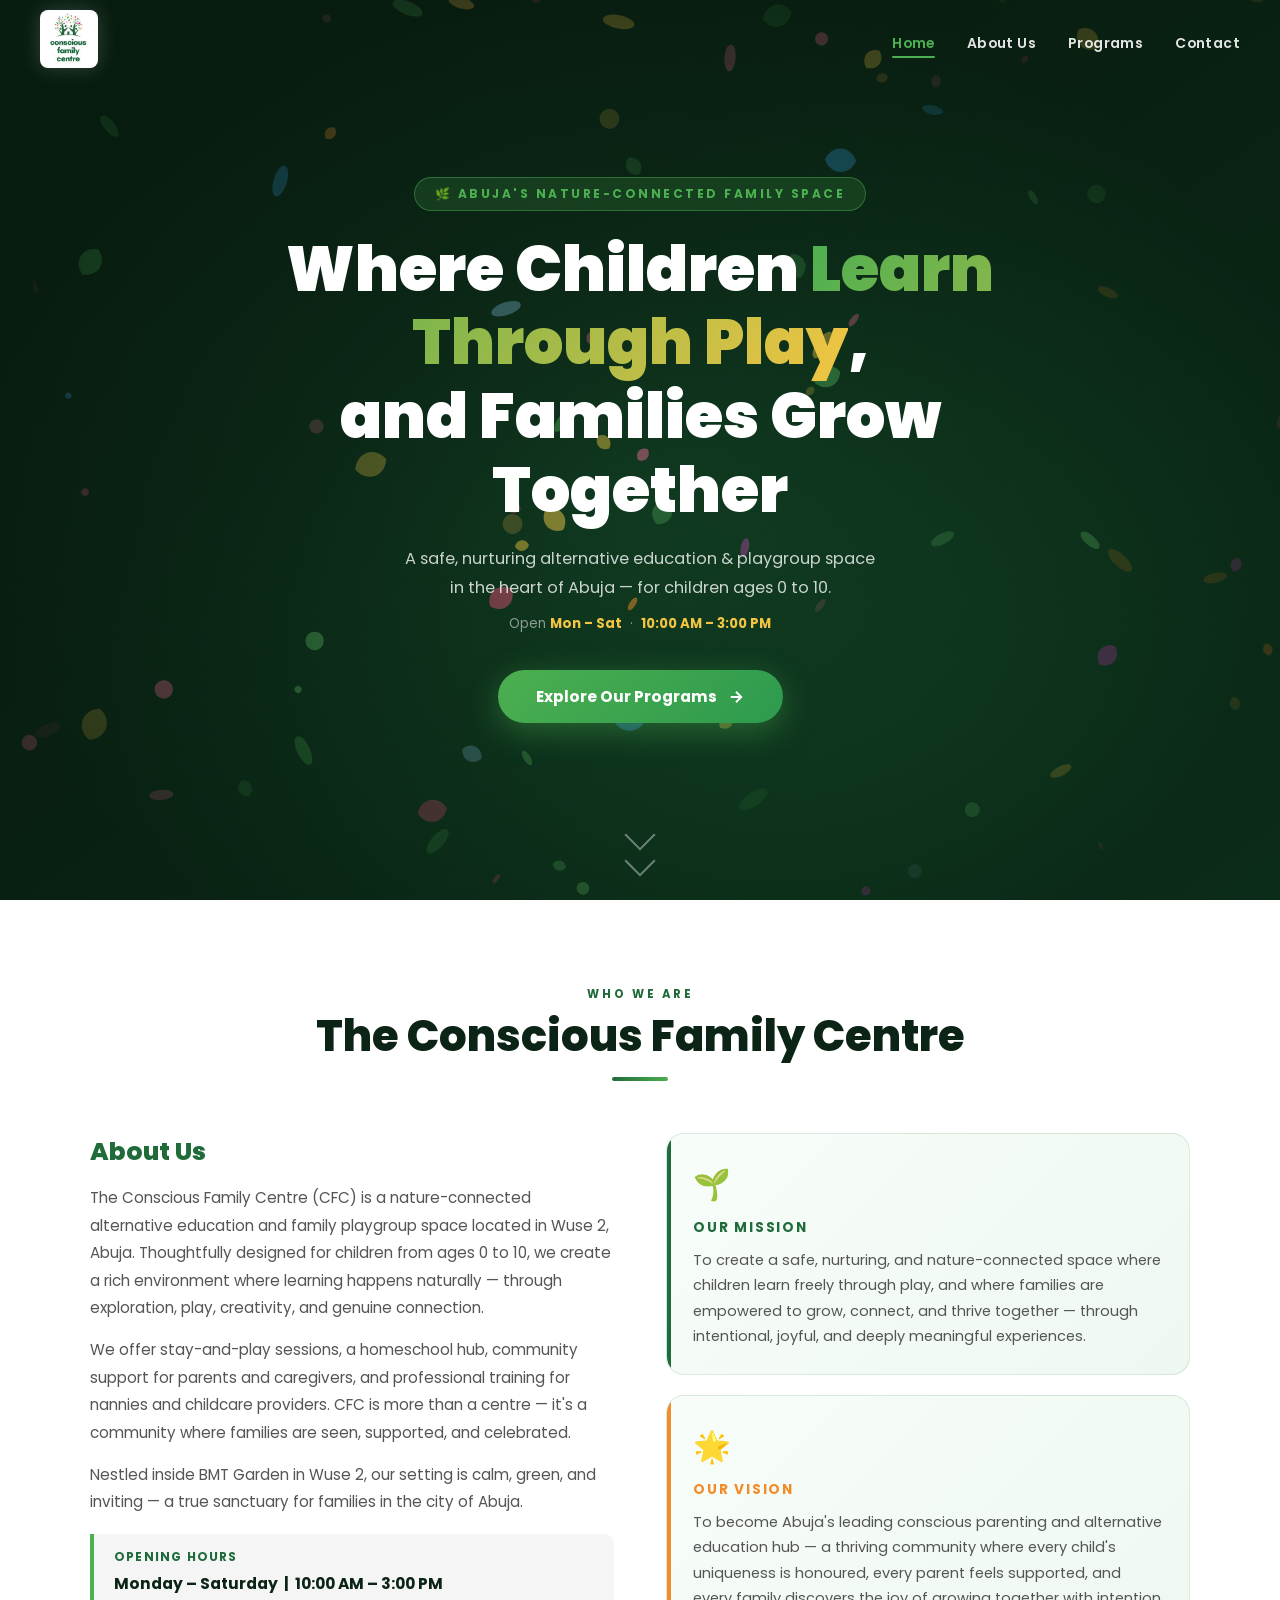
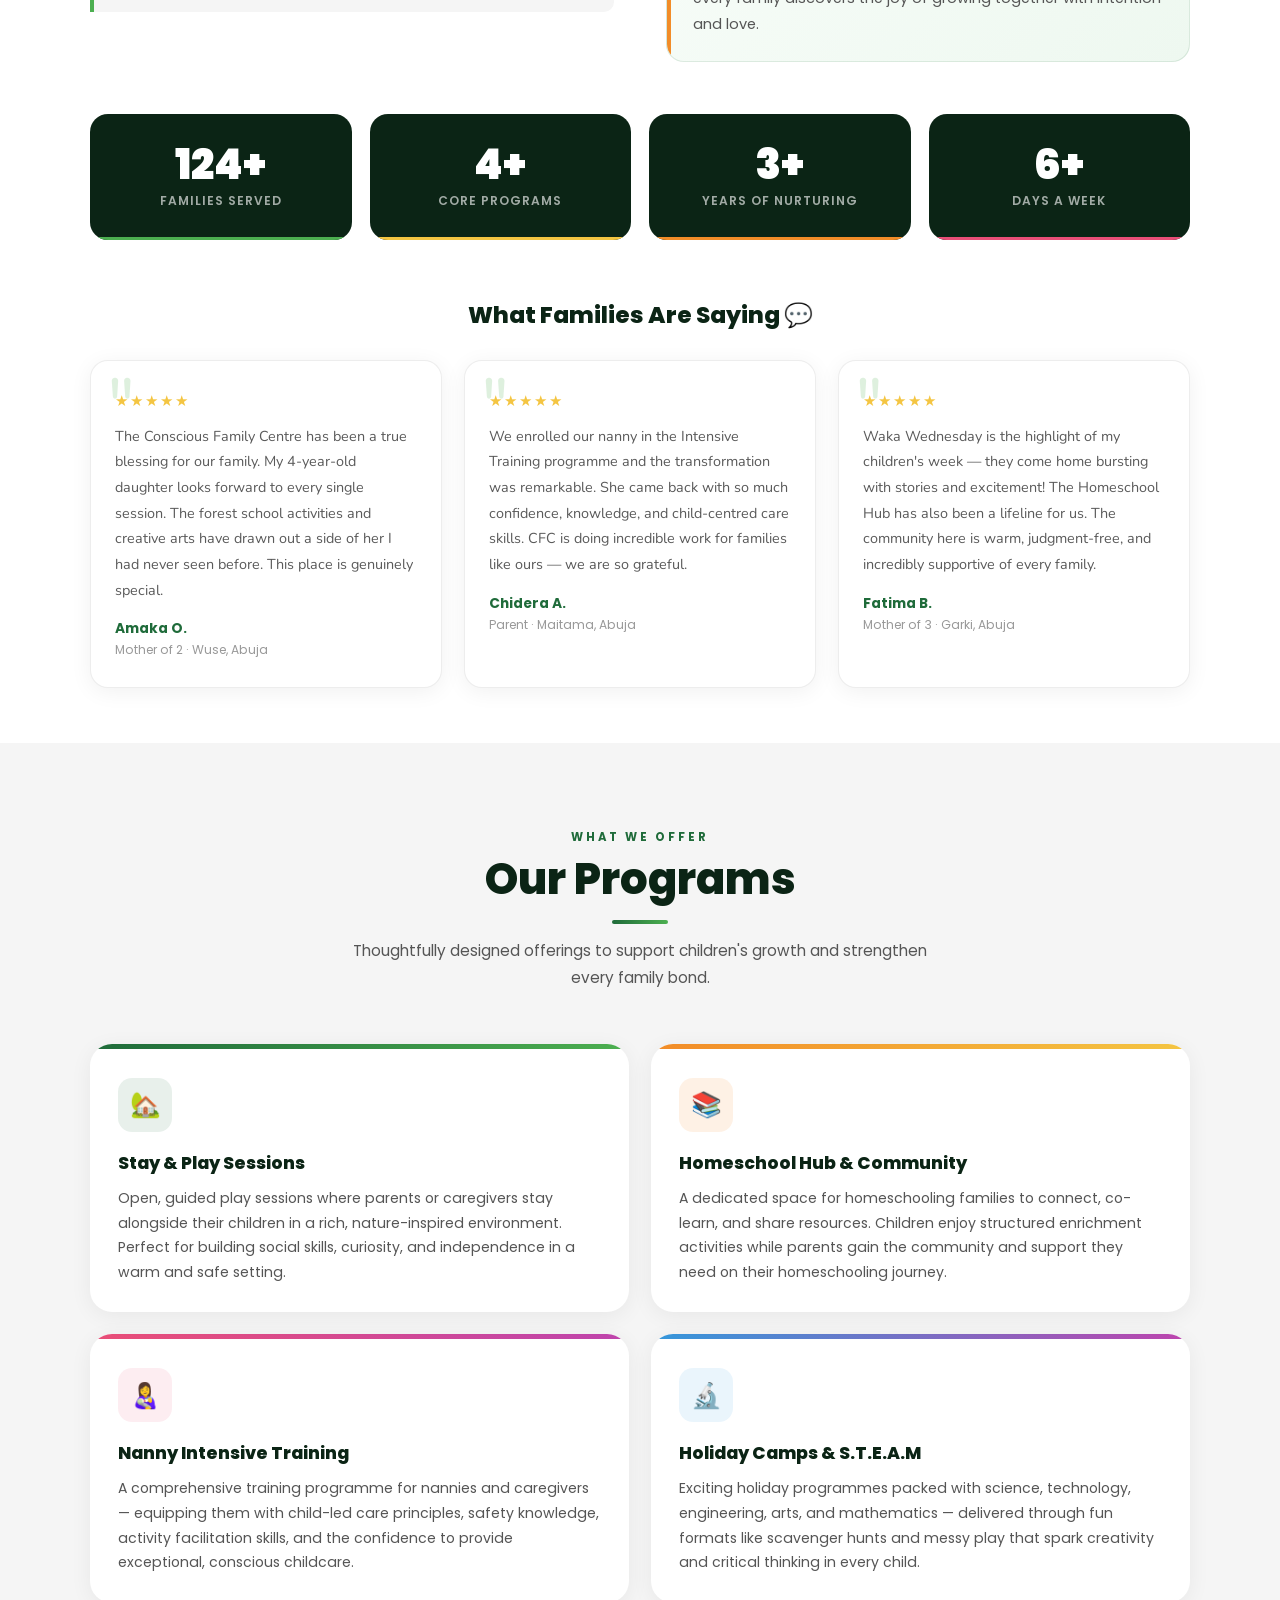
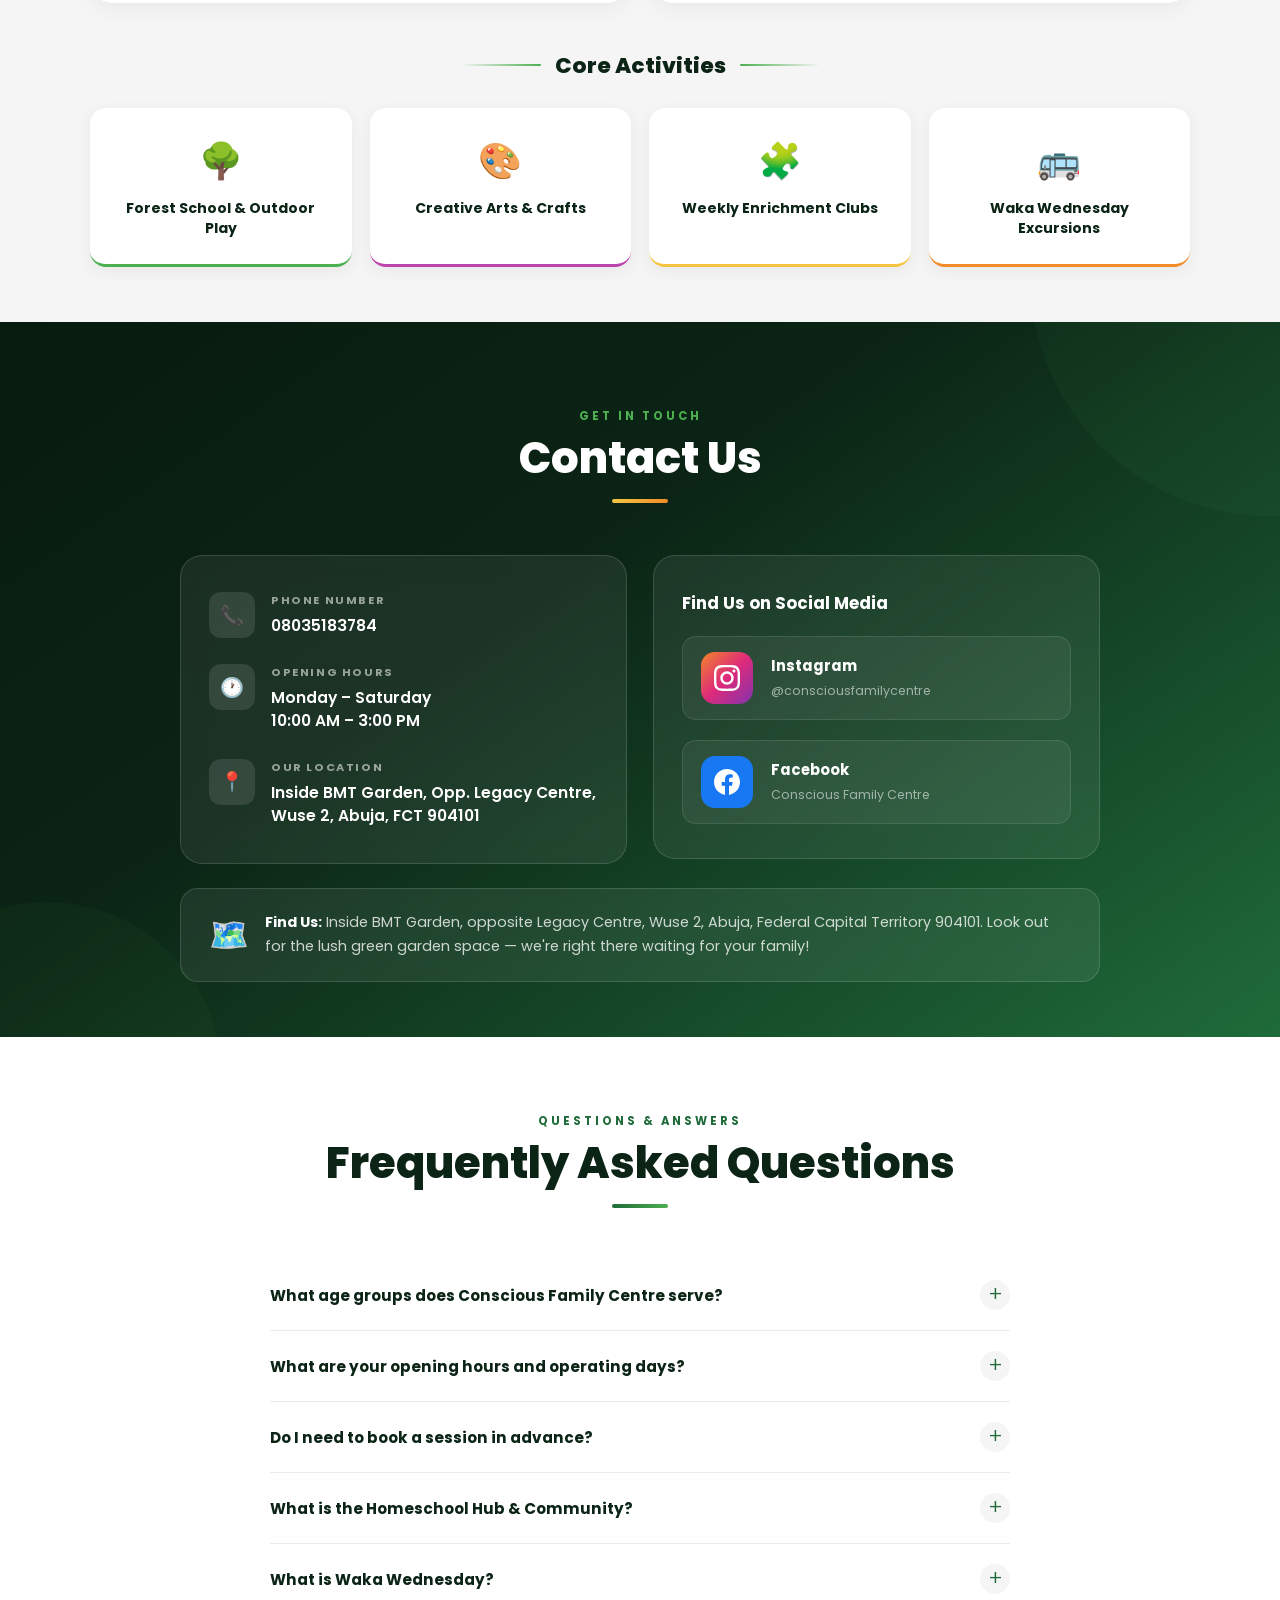
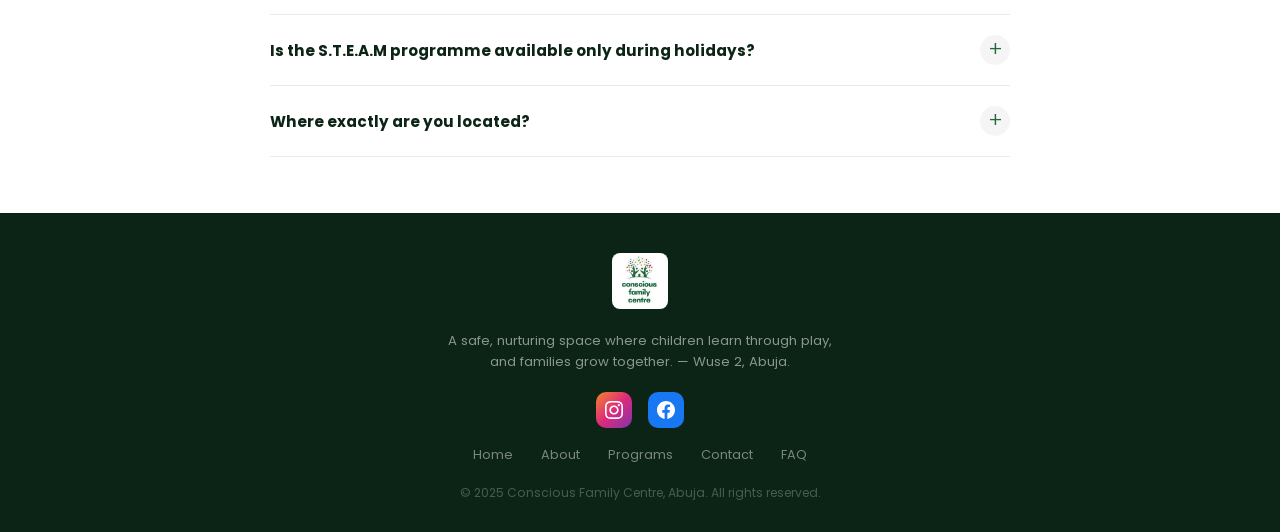
<file: index.html>
<!DOCTYPE html>
<html lang="en">
<head>
<meta charset="UTF-8">
<meta name="viewport" content="width=device-width, initial-scale=1.0">
<title>Conscious Family Centre | Abuja</title>
<link rel="preconnect" href="https://fonts.googleapis.com">
<link href="https://fonts.googleapis.com/css2?family=Poppins:wght@300;400;500;600;700;800;900&family=Nunito:wght@400;600;700;800&display=swap" rel="stylesheet">
<style>
:root{
  --g1:#1F6B3A;--g2:#4CAF50;--gd:#0B2415;--gm:#0F3A20;
  --yw:#F4C542;--or:#F28C28;--pk:#E94E77;--pp:#BE44AD;--bl:#3498DB;
  --wh:#FFFFFF;--sf:#F5F5F5;--dk:#333333;--bd:#555555;
  --ff:'Poppins',sans-serif;--fa:'Nunito',sans-serif;
}
*,*::before,*::after{margin:0;padding:0;box-sizing:border-box}
html{scroll-behavior:smooth}
body{font-family:var(--ff);color:var(--dk);overflow-x:hidden;background:#fff}

/* ─── NAV ─── */
#nav{position:fixed;top:0;left:0;width:100%;z-index:1000;padding:10px 40px;transition:all .35s}
#nav.scrolled{background:rgba(11,36,21,.94);backdrop-filter:blur(14px);box-shadow:0 2px 24px rgba(0,0,0,.35)}
.nav-in{max-width:1200px;margin:0 auto;display:flex;align-items:center;justify-content:space-between}
.nav-logo img{height:58px;width:auto;filter:drop-shadow(0 0 10px rgba(255,255,255,.18));transition:transform .3s;border-radius:8px}
.nav-logo img:hover{transform:scale(1.06)}
.nav-links{display:flex;list-style:none;gap:32px}
.nav-links a{text-decoration:none;color:rgba(255,255,255,.88);font-size:.87rem;font-weight:600;letter-spacing:.4px;position:relative;transition:color .3s}
.nav-links a::after{content:'';position:absolute;bottom:-5px;left:0;width:0;height:2px;background:var(--g2);transition:width .3s;border-radius:2px}
.nav-links a:hover,.nav-links a.act{color:var(--g2)}
.nav-links a:hover::after,.nav-links a.act::after{width:100%}
.hbg{display:none;background:none;border:none;color:#fff;font-size:1.6rem;cursor:pointer;line-height:1}
.mob-menu{display:none;position:fixed;inset:0;background:rgba(11,36,21,.97);backdrop-filter:blur(20px);z-index:999;flex-direction:column;align-items:center;justify-content:center;gap:28px}
.mob-menu.open{display:flex}
.mob-menu a{color:#fff;text-decoration:none;font-size:2rem;font-weight:800;transition:color .3s}
.mob-menu a:hover{color:var(--g2)}
.mob-close{position:absolute;top:22px;right:28px;background:none;border:none;color:#fff;font-size:2.2rem;cursor:pointer;line-height:1}

/* ─── HERO ─── */
#home{position:relative;height:100vh;min-height:680px;background:linear-gradient(145deg,#071b0f 0%,#0B2415 35%,#0F3A20 65%,#165930 100%);display:flex;align-items:center;justify-content:center;overflow:hidden}
#leafCanvas{position:absolute;inset:0;width:100%;height:100%;pointer-events:none;z-index:1}
.hero-ov{position:absolute;inset:0;background:radial-gradient(ellipse at 50% 55%,rgba(31,107,58,.15) 0%,rgba(7,27,15,.72) 75%);z-index:2}
.hero-content{position:relative;z-index:3;text-align:center;padding:0 24px;max-width:820px}
.hero-badge{display:inline-block;background:rgba(76,175,80,.18);border:1px solid rgba(76,175,80,.45);color:var(--g2);padding:7px 20px;border-radius:20px;font-size:.75rem;font-weight:700;letter-spacing:2.5px;text-transform:uppercase;margin-bottom:22px;animation:fiu 1s .1s both}
.hero-h1{font-size:clamp(2rem,5.2vw,3.9rem);font-weight:900;color:#fff;line-height:1.18;margin-bottom:18px;animation:fiu 1s .3s both}
.hero-h1 .hl{background:linear-gradient(120deg,var(--g2),var(--yw));-webkit-background-clip:text;-webkit-text-fill-color:transparent;background-clip:text}
.hero-sub{font-size:1.02rem;color:rgba(255,255,255,.78);line-height:1.75;margin-bottom:12px;animation:fiu 1s .5s both}
.hero-hrs{font-size:.83rem;color:rgba(255,255,255,.52);margin-bottom:36px;animation:fiu 1s .62s both}
.hero-hrs span{color:var(--yw);font-weight:700}
.hero-cta{display:inline-flex;align-items:center;gap:10px;background:linear-gradient(135deg,var(--g2),#2d9a4e);color:#fff;padding:15px 38px;border-radius:50px;text-decoration:none;font-weight:700;font-size:.97rem;transition:all .3s;animation:fiu 1s .74s both;box-shadow:0 8px 32px rgba(76,175,80,.42)}
.hero-cta:hover{transform:translateY(-4px);box-shadow:0 14px 44px rgba(76,175,80,.65);background:linear-gradient(135deg,#58d35c,var(--g2))}
.hero-cta svg{transition:transform .3s}
.hero-cta:hover svg{transform:translateX(4px)}
.scroll-ind{position:absolute;bottom:28px;left:50%;transform:translateX(-50%);z-index:3;display:flex;flex-direction:column;align-items:center;gap:4px;animation:bounce 2.5s infinite}
.scroll-ind span{display:block;width:22px;height:22px;border-right:2.5px solid rgba(255,255,255,.4);border-bottom:2.5px solid rgba(255,255,255,.4);transform:rotate(45deg)}

/* ─── SHARED SECTION STYLES ─── */
.sec-hd{text-align:center;margin-bottom:52px}
.sec-tag{display:inline-block;font-size:.72rem;font-weight:700;letter-spacing:3px;text-transform:uppercase;color:var(--g1);margin-bottom:8px}
.sec-title{font-size:clamp(1.75rem,3.8vw,2.7rem);font-weight:800;color:var(--gd);line-height:1.2}
.sec-div{width:56px;height:4px;background:linear-gradient(to right,var(--g1),var(--g2));border-radius:2px;margin:14px auto 0}
.sec-desc{max-width:580px;margin:14px auto 0;color:var(--bd);font-size:.96rem;line-height:1.75}

/* ─── ABOUT ─── */
#about{padding:80px 40px 55px;background:#fff}
.ab-grid{max-width:1100px;margin:0 auto;display:grid;grid-template-columns:1fr 1fr;gap:52px;align-items:start}
.ab-text h3{font-size:1.55rem;font-weight:800;color:var(--g1);margin-bottom:14px}
.ab-text p{color:var(--bd);line-height:1.82;font-size:.95rem;margin-bottom:14px}
.hrs-bar{background:var(--sf);border-left:4px solid var(--g2);padding:14px 20px;border-radius:0 10px 10px 0;margin-top:18px}
.hrs-bar strong{color:var(--g1);font-size:.75rem;text-transform:uppercase;letter-spacing:1.2px;display:block;margin-bottom:4px}
.hrs-bar p{font-size:.97rem;font-weight:700;color:var(--gd);margin:0}
.mv-wrap{display:flex;flex-direction:column;gap:20px}
.mv-card{background:linear-gradient(135deg,#f8fdf9,#eef8f0);border:1px solid rgba(31,107,58,.13);border-radius:18px;padding:28px 26px 24px;position:relative;overflow:hidden;transition:transform .3s,box-shadow .3s}
.mv-card:hover{transform:translateY(-4px);box-shadow:0 12px 32px rgba(31,107,58,.1)}
.mv-card::before{content:'';position:absolute;top:0;left:0;width:4px;height:100%;border-radius:0 0 0 0}
.mv-card.mis::before{background:var(--g1)}
.mv-card.vis::before{background:var(--or)}
.mv-card .mv-ico{font-size:1.9rem;display:block;margin-bottom:10px}
.mv-card h4{font-size:.85rem;font-weight:700;text-transform:uppercase;letter-spacing:1.8px;margin-bottom:10px}
.mv-card.mis h4{color:var(--g1)}
.mv-card.vis h4{color:var(--or)}
.mv-card p{color:var(--bd);font-size:.91rem;line-height:1.75}

/* Stats */
.stats-row{max-width:1100px;margin:52px auto 0;display:grid;grid-template-columns:repeat(4,1fr);gap:18px}
.stat-card{text-align:center;padding:30px 18px;background:var(--gd);border-radius:18px;position:relative;overflow:hidden;transition:transform .3s}
.stat-card:hover{transform:translateY(-4px)}
.stat-card::after{content:'';position:absolute;bottom:0;left:0;right:0;height:3px}
.stat-card:nth-child(1)::after{background:var(--g2)}
.stat-card:nth-child(2)::after{background:var(--yw)}
.stat-card:nth-child(3)::after{background:var(--or)}
.stat-card:nth-child(4)::after{background:var(--pk)}
.stat-n{font-size:2.6rem;font-weight:900;color:#fff;line-height:1}
.stat-l{font-size:.76rem;color:rgba(255,255,255,.62);font-weight:600;margin-top:6px;text-transform:uppercase;letter-spacing:1px}

/* Testimonials */
.testi-sec{max-width:1100px;margin:58px auto 0}
.testi-title{text-align:center;font-size:1.45rem;font-weight:800;color:var(--gd);margin-bottom:28px}
.testi-grid{display:grid;grid-template-columns:repeat(3,1fr);gap:22px}
.t-card{background:#fff;border:1px solid rgba(0,0,0,.07);border-radius:18px;padding:28px 24px;box-shadow:0 4px 22px rgba(0,0,0,.06);transition:transform .3s,box-shadow .3s;position:relative}
.t-card:hover{transform:translateY(-6px);box-shadow:0 14px 36px rgba(0,0,0,.1)}
.t-card::before{content:'"';font-family:var(--fa);font-size:4.5rem;color:var(--g2);opacity:.18;position:absolute;top:8px;left:16px;line-height:1}
.t-stars{color:var(--yw);font-size:.95rem;letter-spacing:2px;margin-bottom:12px}
.t-text{font-family:var(--fa);font-size:.9rem;line-height:1.78;color:#5a5a5a;margin-bottom:16px}
.t-name{font-weight:700;color:var(--g1);font-size:.86rem}
.t-role{font-size:.76rem;color:#999;margin-top:2px}

/* ─── PROGRAMS ─── */
#programs{padding:80px 40px 55px;background:var(--sf)}
.prog-grid{max-width:1100px;margin:0 auto 46px;display:grid;grid-template-columns:repeat(2,1fr);gap:22px}
.p-card{background:#fff;border-radius:22px;padding:34px 28px 28px;position:relative;overflow:hidden;box-shadow:0 4px 22px rgba(0,0,0,.06);transition:transform .3s,box-shadow .3s}
.p-card:hover{transform:translateY(-7px);box-shadow:0 18px 44px rgba(0,0,0,.12)}
.p-card .ca{position:absolute;top:0;left:0;right:0;height:5px;border-radius:0}
.p-card:nth-child(1) .ca{background:linear-gradient(to right,var(--g1),var(--g2))}
.p-card:nth-child(2) .ca{background:linear-gradient(to right,var(--or),var(--yw))}
.p-card:nth-child(3) .ca{background:linear-gradient(to right,var(--pk),var(--pp))}
.p-card:nth-child(4) .ca{background:linear-gradient(to right,var(--bl),var(--pp))}
.p-ico{width:54px;height:54px;border-radius:14px;display:flex;align-items:center;justify-content:center;font-size:1.55rem;margin-bottom:18px}
.p-card:nth-child(1) .p-ico{background:rgba(31,107,58,.1)}
.p-card:nth-child(2) .p-ico{background:rgba(242,140,40,.12)}
.p-card:nth-child(3) .p-ico{background:rgba(233,78,119,.1)}
.p-card:nth-child(4) .p-ico{background:rgba(52,152,219,.1)}
.p-card h3{font-size:1.08rem;font-weight:800;color:var(--gd);margin-bottom:10px}
.p-card p{font-size:.88rem;color:var(--bd);line-height:1.75}

/* Activities */
.acts-hd{max-width:1100px;margin:0 auto 26px;text-align:center}
.acts-hd h3{font-size:1.35rem;font-weight:800;color:var(--gd);display:flex;align-items:center;justify-content:center;gap:14px}
.acts-hd h3::before,.acts-hd h3::after{content:'';display:inline-block;flex:1;max-width:80px;height:2px;background:linear-gradient(to right,transparent,var(--g2));border-radius:1px}
.acts-hd h3::after{background:linear-gradient(to left,transparent,var(--g2))}
.acts-grid{max-width:1100px;margin:0 auto;display:grid;grid-template-columns:repeat(4,1fr);gap:18px}
.a-card{background:#fff;border-radius:16px;padding:26px 20px;text-align:center;box-shadow:0 4px 16px rgba(0,0,0,.06);transition:transform .3s,box-shadow .3s;border-bottom:3px solid transparent}
.a-card:nth-child(1){border-bottom-color:var(--g2)}
.a-card:nth-child(2){border-bottom-color:var(--pp)}
.a-card:nth-child(3){border-bottom-color:var(--yw)}
.a-card:nth-child(4){border-bottom-color:var(--or)}
.a-card:hover{transform:translateY(-6px);box-shadow:0 14px 32px rgba(0,0,0,.1)}
.a-ico{font-size:2.2rem;display:block;margin-bottom:12px}
.a-card h4{font-size:.88rem;font-weight:700;color:var(--gd);line-height:1.4}

/* ─── CONTACT ─── */
#contact{padding:80px 40px 55px;background:linear-gradient(145deg,#071b0f 0%,var(--gd) 40%,var(--g1) 100%);position:relative;overflow:hidden}
#contact::before{content:'';position:absolute;top:-40%;right:-18%;width:480px;height:480px;border-radius:50%;background:rgba(76,175,80,.06);pointer-events:none}
#contact::after{content:'';position:absolute;bottom:-30%;left:-10%;width:350px;height:350px;border-radius:50%;background:rgba(76,175,80,.05);pointer-events:none}
#contact .sec-tag{color:var(--g2)}
#contact .sec-title{color:#fff}
#contact .sec-div{background:linear-gradient(to right,var(--yw),var(--or))}
.ct-grid{max-width:920px;margin:0 auto;display:grid;grid-template-columns:1fr 1fr;gap:26px;align-items:start}
.ct-info{background:rgba(255,255,255,.07);backdrop-filter:blur(12px);border:1px solid rgba(255,255,255,.14);border-radius:22px;padding:36px 28px}
.ct-item{display:flex;align-items:flex-start;gap:16px;margin-bottom:26px}
.ct-item:last-child{margin-bottom:0}
.ct-ico{width:46px;height:46px;border-radius:12px;background:rgba(255,255,255,.11);display:flex;align-items:center;justify-content:center;font-size:1.2rem;flex-shrink:0}
.ct-txt strong{display:block;color:rgba(255,255,255,.55);font-size:.7rem;letter-spacing:1.6px;text-transform:uppercase;margin-bottom:5px}
.ct-txt a,.ct-txt span{color:#fff;text-decoration:none;font-size:.97rem;font-weight:600;transition:color .3s;line-height:1.5;display:block}
.ct-txt a:hover{color:var(--g2)}
.soc-card{background:rgba(255,255,255,.07);backdrop-filter:blur(12px);border:1px solid rgba(255,255,255,.14);border-radius:22px;padding:34px 28px;display:flex;flex-direction:column;gap:20px}
.soc-card h3{color:#fff;font-size:1.05rem;font-weight:700}
.soc-lnk{display:flex;align-items:center;gap:18px;text-decoration:none;padding:15px 18px;border-radius:14px;background:rgba(255,255,255,.06);border:1px solid rgba(255,255,255,.1);transition:all .3s}
.soc-lnk:hover{transform:translateX(6px);background:rgba(255,255,255,.13);border-color:rgba(255,255,255,.22)}
.soc-iw{width:52px;height:52px;border-radius:14px;display:flex;align-items:center;justify-content:center;flex-shrink:0}
.soc-lnk.ig .soc-iw{background:linear-gradient(135deg,#F58529 0%,#DD2A7B 50%,#8134AF 100%);animation:igGlow 2.8s ease-in-out infinite}
.soc-lnk.fb .soc-iw{background:#1877F2;animation:fbGlow 2.8s ease-in-out infinite 1.4s}
@keyframes igGlow{0%,100%{box-shadow:0 0 12px rgba(221,42,123,.5),0 0 0 rgba(245,133,41,.0)}50%{box-shadow:0 0 22px rgba(221,42,123,.9),0 0 36px rgba(245,133,41,.5)}}
@keyframes fbGlow{0%,100%{box-shadow:0 0 12px rgba(24,119,242,.5)}50%{box-shadow:0 0 22px rgba(24,119,242,.95),0 0 36px rgba(24,119,242,.4)}}
.soc-svg{width:26px;height:26px;fill:#fff}
.soc-txt strong{display:block;color:#fff;font-size:.93rem;font-weight:700}
.soc-txt span{color:rgba(255,255,255,.55);font-size:.78rem}
.loc-wrap{max-width:920px;margin:24px auto 0}
.loc-card{background:rgba(255,255,255,.07);backdrop-filter:blur(12px);border:1px solid rgba(255,255,255,.14);border-radius:18px;padding:22px 28px;display:flex;align-items:center;gap:16px}
.loc-ico{font-size:2rem;flex-shrink:0}
.loc-card p{color:rgba(255,255,255,.78);font-size:.9rem;line-height:1.65}
.loc-card strong{color:#fff}

/* ─── FAQ ─── */
#faq{padding:70px 40px 56px;background:#fff}
.faq-wrap{max-width:740px;margin:0 auto}
.fq{border-bottom:1px solid rgba(0,0,0,.08);overflow:hidden}
.fq-q{width:100%;background:none;border:none;text-align:left;padding:20px 0;font-family:var(--ff);font-size:.95rem;font-weight:700;color:var(--gd);cursor:pointer;display:flex;align-items:center;justify-content:space-between;gap:16px;transition:color .3s}
.fq-q:hover{color:var(--g1)}
.fq-ico{width:30px;height:30px;border-radius:50%;background:var(--sf);display:flex;align-items:center;justify-content:center;flex-shrink:0;transition:all .35s;font-size:1.3rem;color:var(--g1);font-weight:300;line-height:1}
.fq.act .fq-ico{background:var(--g1);color:#fff;transform:rotate(45deg)}
.fq-ans{max-height:0;overflow:hidden;transition:max-height .4s ease}
.fq-ans-in{padding:2px 0 22px;font-size:.9rem;color:var(--bd);line-height:1.82}
.fq.act .fq-ans{max-height:280px}

/* ─── FOOTER ─── */
footer{background:var(--gd);padding:40px 40px 30px;text-align:center}
.ft-logo img{height:56px;margin-bottom:14px;border-radius:8px}
.ft-tag{color:rgba(255,255,255,.52);font-size:.82rem;margin-bottom:20px;line-height:1.6}
.ft-links{display:flex;justify-content:center;gap:28px;margin-bottom:20px;flex-wrap:wrap}
.ft-links a{color:rgba(255,255,255,.45);text-decoration:none;font-size:.8rem;transition:color .3s}
.ft-links a:hover{color:var(--g2)}
.ft-copy{color:rgba(255,255,255,.25);font-size:.76rem}
.ft-socials{display:flex;justify-content:center;gap:16px;margin-bottom:18px}
.ft-s{width:36px;height:36px;border-radius:10px;display:flex;align-items:center;justify-content:center;transition:all .3s}
.ft-s.ig{background:linear-gradient(135deg,#F58529,#DD2A7B,#8134AF)}
.ft-s.fb{background:#1877F2}
.ft-s:hover{transform:scale(1.15)}
.ft-s svg{width:18px;height:18px;fill:#fff}

/* ─── BACK TO TOP ─── */
#btt{position:fixed;bottom:28px;right:28px;width:46px;height:46px;background:var(--g1);color:#fff;border:none;border-radius:50%;font-size:1.25rem;cursor:pointer;z-index:999;opacity:0;transform:translateY(20px);transition:all .3s;box-shadow:0 6px 22px rgba(31,107,58,.45);display:flex;align-items:center;justify-content:center}
#btt.vis{opacity:1;transform:translateY(0)}
#btt:hover{background:var(--g2);transform:translateY(-4px)}

/* ─── REVEAL ─── */
.rv{opacity:0;transform:translateY(28px);transition:opacity .7s ease,transform .7s ease}
.rv.rved{opacity:1;transform:translateY(0)}

/* ─── KEYFRAMES ─── */
@keyframes fiu{from{opacity:0;transform:translateY(28px)}to{opacity:1;transform:translateY(0)}}
@keyframes bounce{0%,20%,50%,80%,100%{transform:translateX(-50%) translateY(0)}40%{transform:translateX(-50%) translateY(-10px)}60%{transform:translateX(-50%) translateY(-5px)}}

/* ─── RESPONSIVE ─── */
@media(max-width:950px){
  .ab-grid{grid-template-columns:1fr;gap:28px}
  .stats-row{grid-template-columns:repeat(2,1fr)}
  .testi-grid{grid-template-columns:1fr 1fr}
  .prog-grid{grid-template-columns:1fr}
  .acts-grid{grid-template-columns:repeat(2,1fr)}
  .ct-grid{grid-template-columns:1fr}
}
@media(max-width:680px){
  #nav{padding:10px 18px}
  .nav-links{display:none}
  .hbg{display:block}
  #about,#programs,#contact,#faq{padding:60px 20px 40px}
  .testi-grid{grid-template-columns:1fr}
  .stats-row{grid-template-columns:repeat(2,1fr)}
  .acts-grid{grid-template-columns:repeat(2,1fr)}
  .prog-grid{grid-template-columns:1fr}
  .ft-links{gap:16px}
}
@media(max-width:420px){
  .acts-grid{grid-template-columns:1fr 1fr}
}
</style>
</head>
<body>

<!-- NAV -->
<nav id="nav">
  <div class="nav-in">
    <div class="nav-logo"><img id="nl" alt="CFC Logo"></div>
    <ul class="nav-links">
      <li><a href="#home">Home</a></li>
      <li><a href="#about">About Us</a></li>
      <li><a href="#programs">Programs</a></li>
      <li><a href="#contact">Contact</a></li>
    </ul>
    <button class="hbg" id="hbg">☰</button>
  </div>
</nav>

<!-- MOBILE MENU -->
<div class="mob-menu" id="mobMenu">
  <button class="mob-close" id="mobClose">✕</button>
  <a href="#home" class="mnl">Home</a>
  <a href="#about" class="mnl">About Us</a>
  <a href="#programs" class="mnl">Programs</a>
  <a href="#contact" class="mnl">Contact</a>
</div>

<!-- ═══════════ HERO ═══════════ -->
<section id="home">
  <canvas id="leafCanvas"></canvas>
  <div class="hero-ov"></div>
  <div class="hero-content">
    <div class="hero-badge">🌿 Abuja's Nature-Connected Family Space</div>
    <h1 class="hero-h1">Where Children <span class="hl">Learn Through Play</span>,<br>and Families Grow Together</h1>
    <p class="hero-sub">A safe, nurturing alternative education & playgroup space<br>in the heart of Abuja — for children ages 0 to 10.</p>
    <p class="hero-hrs">Open <span>Mon – Sat</span> &nbsp;·&nbsp; <span>10:00 AM – 3:00 PM</span></p>
    <a href="#programs" class="hero-cta">
      Explore Our Programs
      <svg width="18" height="18" viewBox="0 0 24 24" fill="none" stroke="currentColor" stroke-width="2.5"><path d="M5 12h14M12 5l7 7-7 7"/></svg>
    </a>
  </div>
  <div class="scroll-ind"><span></span><span></span></div>
</section>

<!-- ═══════════ ABOUT ═══════════ -->
<section id="about">
  <div class="sec-hd rv">
    <div class="sec-tag">Who We Are</div>
    <h2 class="sec-title">The Conscious Family Centre</h2>
    <div class="sec-div"></div>
  </div>

  <div class="ab-grid">
    <div class="ab-text rv">
      <h3>About Us</h3>
      <p>The Conscious Family Centre (CFC) is a nature-connected alternative education and family playgroup space located in Wuse 2, Abuja. Thoughtfully designed for children from ages 0 to 10, we create a rich environment where learning happens naturally — through exploration, play, creativity, and genuine connection.</p>
      <p>We offer stay-and-play sessions, a homeschool hub, community support for parents and caregivers, and professional training for nannies and childcare providers. CFC is more than a centre — it's a community where families are seen, supported, and celebrated.</p>
      <p>Nestled inside BMT Garden in Wuse 2, our setting is calm, green, and inviting — a true sanctuary for families in the city of Abuja.</p>
      <div class="hrs-bar">
        <strong>Opening Hours</strong>
        <p>Monday – Saturday &nbsp;|&nbsp; 10:00 AM – 3:00 PM</p>
      </div>
    </div>

    <div class="mv-wrap rv">
      <div class="mv-card mis">
        <span class="mv-ico">🌱</span>
        <h4>Our Mission</h4>
        <p>To create a safe, nurturing, and nature-connected space where children learn freely through play, and where families are empowered to grow, connect, and thrive together — through intentional, joyful, and deeply meaningful experiences.</p>
      </div>
      <div class="mv-card vis">
        <span class="mv-ico">🌟</span>
        <h4>Our Vision</h4>
        <p>To become Abuja's leading conscious parenting and alternative education hub — a thriving community where every child's uniqueness is honoured, every parent feels supported, and every family discovers the joy of growing together with intention and love.</p>
      </div>
    </div>
  </div>

  <!-- STATS -->
  <div class="stats-row">
    <div class="stat-card rv"><div class="stat-n" data-c="200">0</div><div class="stat-l">Families Served</div></div>
    <div class="stat-card rv"><div class="stat-n" data-c="4">0</div><div class="stat-l">Core Programs</div></div>
    <div class="stat-card rv"><div class="stat-n" data-c="3">0</div><div class="stat-l">Years of Nurturing</div></div>
    <div class="stat-card rv"><div class="stat-n" data-c="6">0</div><div class="stat-l">Days a Week</div></div>
  </div>

  <!-- TESTIMONIALS -->
  <div class="testi-sec">
    <h3 class="testi-title rv">What Families Are Saying 💬</h3>
    <div class="testi-grid">
      <div class="t-card rv">
        <div class="t-stars">★★★★★</div>
        <p class="t-text">The Conscious Family Centre has been a true blessing for our family. My 4-year-old daughter looks forward to every single session. The forest school activities and creative arts have drawn out a side of her I had never seen before. This place is genuinely special.</p>
        <div class="t-name">Amaka O.</div>
        <div class="t-role">Mother of 2 · Wuse, Abuja</div>
      </div>
      <div class="t-card rv">
        <div class="t-stars">★★★★★</div>
        <p class="t-text">We enrolled our nanny in the Intensive Training programme and the transformation was remarkable. She came back with so much confidence, knowledge, and child-centred care skills. CFC is doing incredible work for families like ours — we are so grateful.</p>
        <div class="t-name">Chidera A.</div>
        <div class="t-role">Parent · Maitama, Abuja</div>
      </div>
      <div class="t-card rv">
        <div class="t-stars">★★★★★</div>
        <p class="t-text">Waka Wednesday is the highlight of my children's week — they come home bursting with stories and excitement! The Homeschool Hub has also been a lifeline for us. The community here is warm, judgment-free, and incredibly supportive of every family.</p>
        <div class="t-name">Fatima B.</div>
        <div class="t-role">Mother of 3 · Garki, Abuja</div>
      </div>
    </div>
  </div>
</section>

<!-- ═══════════ PROGRAMS ═══════════ -->
<section id="programs">
  <div class="sec-hd rv">
    <div class="sec-tag">What We Offer</div>
    <h2 class="sec-title">Our Programs</h2>
    <div class="sec-div"></div>
    <p class="sec-desc">Thoughtfully designed offerings to support children's growth and strengthen every family bond.</p>
  </div>

  <div class="prog-grid">
    <div class="p-card rv">
      <div class="ca"></div>
      <div class="p-ico">🏡</div>
      <h3>Stay &amp; Play Sessions</h3>
      <p>Open, guided play sessions where parents or caregivers stay alongside their children in a rich, nature-inspired environment. Perfect for building social skills, curiosity, and independence in a warm and safe setting.</p>
    </div>
    <div class="p-card rv">
      <div class="ca"></div>
      <div class="p-ico">📚</div>
      <h3>Homeschool Hub &amp; Community</h3>
      <p>A dedicated space for homeschooling families to connect, co-learn, and share resources. Children enjoy structured enrichment activities while parents gain the community and support they need on their homeschooling journey.</p>
    </div>
    <div class="p-card rv">
      <div class="ca"></div>
      <div class="p-ico">👩‍🍼</div>
      <h3>Nanny Intensive Training</h3>
      <p>A comprehensive training programme for nannies and caregivers — equipping them with child-led care principles, safety knowledge, activity facilitation skills, and the confidence to provide exceptional, conscious childcare.</p>
    </div>
    <div class="p-card rv">
      <div class="ca"></div>
      <div class="p-ico">🔬</div>
      <h3>Holiday Camps &amp; S.T.E.A.M</h3>
      <p>Exciting holiday programmes packed with science, technology, engineering, arts, and mathematics — delivered through fun formats like scavenger hunts and messy play that spark creativity and critical thinking in every child.</p>
    </div>
  </div>

  <div class="acts-hd rv"><h3>Core Activities</h3></div>

  <div class="acts-grid">
    <div class="a-card rv"><span class="a-ico">🌳</span><h4>Forest School &amp; Outdoor Play</h4></div>
    <div class="a-card rv"><span class="a-ico">🎨</span><h4>Creative Arts &amp; Crafts</h4></div>
    <div class="a-card rv"><span class="a-ico">🧩</span><h4>Weekly Enrichment Clubs</h4></div>
    <div class="a-card rv"><span class="a-ico">🚌</span><h4>Waka Wednesday Excursions</h4></div>
  </div>
</section>

<!-- ═══════════ CONTACT ═══════════ -->
<section id="contact">
  <div class="sec-hd rv">
    <div class="sec-tag">Get In Touch</div>
    <h2 class="sec-title">Contact Us</h2>
    <div class="sec-div"></div>
  </div>

  <div class="ct-grid">
    <div class="ct-info rv">
      <div class="ct-item">
        <div class="ct-ico">📞</div>
        <div class="ct-txt">
          <strong>Phone Number</strong>
          <a href="tel:08035183784">08035183784</a>
        </div>
      </div>
      <div class="ct-item">
        <div class="ct-ico">🕐</div>
        <div class="ct-txt">
          <strong>Opening Hours</strong>
          <span>Monday – Saturday</span>
          <span>10:00 AM – 3:00 PM</span>
        </div>
      </div>
      <div class="ct-item">
        <div class="ct-ico">📍</div>
        <div class="ct-txt">
          <strong>Our Location</strong>
          <span>Inside BMT Garden, Opp. Legacy Centre,</span>
          <span>Wuse 2, Abuja, FCT 904101</span>
        </div>
      </div>
    </div>

    <div class="soc-card rv">
      <h3>Find Us on Social Media</h3>
      <a href="https://www.instagram.com/consciousfamilycentre/" target="_blank" rel="noopener" class="soc-lnk ig">
        <div class="soc-iw">
          <svg class="soc-svg" viewBox="0 0 24 24"><path d="M12 2.163c3.204 0 3.584.012 4.85.07 3.252.148 4.771 1.691 4.919 4.919.058 1.265.069 1.645.069 4.849 0 3.205-.012 3.584-.069 4.849-.149 3.225-1.664 4.771-4.919 4.919-1.266.058-1.644.07-4.85.07-3.204 0-3.584-.012-4.849-.07-3.26-.149-4.771-1.699-4.919-4.92-.058-1.265-.07-1.644-.07-4.849 0-3.204.013-3.583.07-4.849.149-3.227 1.664-4.771 4.919-4.919 1.266-.057 1.645-.069 4.849-.069zm0-2.163c-3.259 0-3.667.014-4.947.072-4.358.2-6.78 2.618-6.98 6.98-.059 1.281-.073 1.689-.073 4.948 0 3.259.014 3.668.072 4.948.2 4.358 2.618 6.78 6.98 6.98 1.281.058 1.689.072 4.948.072 3.259 0 3.668-.014 4.948-.072 4.354-.2 6.782-2.618 6.979-6.98.059-1.28.073-1.689.073-4.948 0-3.259-.014-3.667-.072-4.947-.196-4.354-2.617-6.78-6.979-6.98-1.281-.059-1.69-.073-4.949-.073zm0 5.838c-3.403 0-6.162 2.759-6.162 6.162s2.759 6.163 6.162 6.163 6.162-2.759 6.162-6.163c0-3.403-2.759-6.162-6.162-6.162zm0 10.162c-2.209 0-4-1.79-4-4 0-2.209 1.791-4 4-4s4 1.791 4 4c0 2.21-1.791 4-4 4zm6.406-11.845c-.796 0-1.441.645-1.441 1.44s.645 1.44 1.441 1.44c.795 0 1.439-.645 1.439-1.44s-.644-1.44-1.439-1.44z"/></svg>
        </div>
        <div class="soc-txt"><strong>Instagram</strong><span>@consciousfamilycentre</span></div>
      </a>
      <a href="https://www.facebook.com/reel/1488788116158630/?app=fbl" target="_blank" rel="noopener" class="soc-lnk fb">
        <div class="soc-iw">
          <svg class="soc-svg" viewBox="0 0 24 24"><path d="M24 12.073c0-6.627-5.373-12-12-12s-12 5.373-12 12c0 5.99 4.388 10.954 10.125 11.854v-8.385H7.078v-3.47h3.047V9.43c0-3.007 1.792-4.669 4.533-4.669 1.312 0 2.686.235 2.686.235v2.953H15.83c-1.491 0-1.956.925-1.956 1.874v2.25h3.328l-.532 3.47h-2.796v8.385C19.612 23.027 24 18.062 24 12.073z"/></svg>
        </div>
        <div class="soc-txt"><strong>Facebook</strong><span>Conscious Family Centre</span></div>
      </a>
    </div>
  </div>

  <div class="loc-wrap">
    <div class="loc-card rv">
      <div class="loc-ico">🗺️</div>
      <p><strong>Find Us:</strong> Inside BMT Garden, opposite Legacy Centre, Wuse 2, Abuja, Federal Capital Territory 904101. Look out for the lush green garden space — we're right there waiting for your family!</p>
    </div>
  </div>
</section>

<!-- ═══════════ FAQ ═══════════ -->
<section id="faq">
  <div class="sec-hd rv">
    <div class="sec-tag">Questions &amp; Answers</div>
    <h2 class="sec-title">Frequently Asked Questions</h2>
    <div class="sec-div"></div>
  </div>

  <div class="faq-wrap">
    <div class="fq rv">
      <button class="fq-q">What age groups does Conscious Family Centre serve?<span class="fq-ico">+</span></button>
      <div class="fq-ans"><p class="fq-ans-in">We cater for children from ages 0 to 10 years. Our programmes are thoughtfully designed to meet children at different developmental stages, ensuring every child has a rich, age-appropriate experience.</p></div>
    </div>
    <div class="fq rv">
      <button class="fq-q">What are your opening hours and operating days?<span class="fq-ico">+</span></button>
      <div class="fq-ans"><p class="fq-ans-in">We are open Monday to Saturday, from 10:00 AM to 3:00 PM. We are closed on Sundays. For holiday programmes and special events, hours may vary — follow us on Instagram or Facebook for the latest updates.</p></div>
    </div>
    <div class="fq rv">
      <button class="fq-q">Do I need to book a session in advance?<span class="fq-ico">+</span></button>
      <div class="fq-ans"><p class="fq-ans-in">Yes, we recommend booking in advance — especially for Stay & Play sessions, Holiday Camps, and Nanny Training — to ensure we can accommodate your family properly. Please reach out via phone or our social media pages to reserve your spot.</p></div>
    </div>
    <div class="fq rv">
      <button class="fq-q">What is the Homeschool Hub &amp; Community?<span class="fq-ico">+</span></button>
      <div class="fq-ans"><p class="fq-ans-in">The Homeschool Hub is a dedicated space and community for families who choose to educate their children at home. It provides structured enrichment activities, peer interaction for children, and a supportive network for parents to share resources, ideas, and encouragement on their homeschooling journey.</p></div>
    </div>
    <div class="fq rv">
      <button class="fq-q">What is Waka Wednesday?<span class="fq-ico">+</span></button>
      <div class="fq-ans"><p class="fq-ans-in">Waka Wednesday is our beloved weekly excursion activity where children explore different places in and around Abuja — parks, nature spots, cultural sites, and more. It stimulates curiosity, social skills, and a love for the world. "Waka" means to walk or travel in Nigerian Pidgin — and that's exactly what we do!</p></div>
    </div>
    <div class="fq rv">
      <button class="fq-q">Is the S.T.E.A.M programme available only during holidays?<span class="fq-ico">+</span></button>
      <div class="fq-ans"><p class="fq-ans-in">Our full Holiday Camps and S.T.E.A.M programme runs during school holiday periods. However, elements of STEAM thinking — science exploration, creative problem-solving, arts and crafts — are woven into our regular weekly activities throughout the year.</p></div>
    </div>
    <div class="fq rv">
      <button class="fq-q">Where exactly are you located?<span class="fq-ico">+</span></button>
      <div class="fq-ans"><p class="fq-ans-in">We are located inside BMT Garden, opposite Legacy Centre, Wuse 2, Abuja, FCT 904101. We're easy to find — look for the lush green garden space. You can call us on 08035183784 if you need directions and we'll be happy to guide you.</p></div>
    </div>
  </div>
</section>

<!-- FOOTER -->
<footer>
  <div class="ft-logo"><img id="fl" alt="CFC Logo"></div>
  <p class="ft-tag">A safe, nurturing space where children learn through play,<br>and families grow together. — Wuse 2, Abuja.</p>
  <div class="ft-socials">
    <a href="https://www.instagram.com/consciousfamilycentre/" target="_blank" class="ft-s ig">
      <svg viewBox="0 0 24 24"><path d="M12 2.163c3.204 0 3.584.012 4.85.07 3.252.148 4.771 1.691 4.919 4.919.058 1.265.069 1.645.069 4.849 0 3.205-.012 3.584-.069 4.849-.149 3.225-1.664 4.771-4.919 4.919-1.266.058-1.644.07-4.85.07-3.204 0-3.584-.012-4.849-.07-3.26-.149-4.771-1.699-4.919-4.92-.058-1.265-.07-1.644-.07-4.849 0-3.204.013-3.583.07-4.849.149-3.227 1.664-4.771 4.919-4.919 1.266-.057 1.645-.069 4.849-.069zm0-2.163c-3.259 0-3.667.014-4.947.072-4.358.2-6.78 2.618-6.98 6.98-.059 1.281-.073 1.689-.073 4.948 0 3.259.014 3.668.072 4.948.2 4.358 2.618 6.78 6.98 6.98 1.281.058 1.689.072 4.948.072 3.259 0 3.668-.014 4.948-.072 4.354-.2 6.782-2.618 6.979-6.98.059-1.28.073-1.689.073-4.948 0-3.259-.014-3.667-.072-4.947-.196-4.354-2.617-6.78-6.979-6.98-1.281-.059-1.69-.073-4.949-.073zm0 5.838c-3.403 0-6.162 2.759-6.162 6.162s2.759 6.163 6.162 6.163 6.162-2.759 6.162-6.163c0-3.403-2.759-6.162-6.162-6.162zm0 10.162c-2.209 0-4-1.79-4-4 0-2.209 1.791-4 4-4s4 1.791 4 4c0 2.21-1.791 4-4 4zm6.406-11.845c-.796 0-1.441.645-1.441 1.44s.645 1.44 1.441 1.44c.795 0 1.439-.645 1.439-1.44s-.644-1.44-1.439-1.44z" fill="white"/></svg>
    </a>
    <a href="https://www.facebook.com/reel/1488788116158630/?app=fbl" target="_blank" class="ft-s fb">
      <svg viewBox="0 0 24 24"><path d="M24 12.073c0-6.627-5.373-12-12-12s-12 5.373-12 12c0 5.99 4.388 10.954 10.125 11.854v-8.385H7.078v-3.47h3.047V9.43c0-3.007 1.792-4.669 4.533-4.669 1.312 0 2.686.235 2.686.235v2.953H15.83c-1.491 0-1.956.925-1.956 1.874v2.25h3.328l-.532 3.47h-2.796v8.385C19.612 23.027 24 18.062 24 12.073z" fill="white"/></svg>
    </a>
  </div>
  <div class="ft-links">
    <a href="#home">Home</a><a href="#about">About</a><a href="#programs">Programs</a><a href="#contact">Contact</a><a href="#faq">FAQ</a>
  </div>
  <p class="ft-copy">© 2025 Conscious Family Centre, Abuja. All rights reserved.</p>
</footer>

<button id="btt" title="Back to top">↑</button>

<script>
// ── LOGO ──
const L64="/9j/4AAQSkZJRgABAQAAAQABAAD/2wBDAAYEBQYFBAYGBQYHBwYIChAKCgkJChQODwwQFxQYGBcUFhYaHSUfGhsjHBYWICwgIyYnKSopGR8tMC0oMCUoKSj/2wBDAQcHBwoIChMKChMoGhYaKCgoKCgoKCgoKCgoKCgoKCgoKCgoKCgoKCgoKCgoKCgoKCgoKCgoKCgoKCgoKCgoKCj/wgARCAFtAW0DASIAAhEBAxEB/8QAGgABAAIDAQAAAAAAAAAAAAAAAAQFAQMGAv/EABcBAQEBAQAAAAAAAAAAAAAAAAABAgP/2gAMAwEAAhADEAAAAuqAAAAAAAAAAAAAAAAAAAAAAAAAAAAAAAABjx7q7m0zr9y5CgAAAAAAAAAAAAAAAAY1+qy4tSBLPxj1Lo2eI/[base64]/[base64]/g+8WgtOOvk076zZJ1fuPv12yFAAAAAAA5OVdVU5QZsuyXjrKVoZrdXWQlkct18FYmi+rUp5k22ONuZMZNNd1kJazV01aQ/Ey2OLvJsZOb6CbJWirbvYmyz8+nXItAAAAAAAAAAx5o66c+wF6AAAYaeememzzFyk8XYAAAAAAAAAAAAAGMZrJOe6fkLWcel18jtuuv8chPXo9HK+E7LVyWDsqrzVEmXGxJ0meL6y73Z5Hr1yLoAAAAAAAAAAABjOE4voKXpJy4/uOU0yLDRLIdnCn210vTKWJUXdXMzZeiVbTyJ/NzPQXunde2RdAAAAAAAAAAAAAAYZICgAYZIC1FZbTZz3i9AAAAAAAAAAAAAGERJblNsx0zTSNdC5S2S1zS6S/ctPIfS8HfsXykit9KqKs6zFBfrkXQAAAAAAAAAAAGOX6igmNm2q8MWNF0FHJPrbvSaLCvuLaK7p7s5PreT7GTk+p5zsLeEuK65maHr+f6i72i9QAAAAAAAAAAAHj1lKvbOSIkstVP3Eh7txYe/aqvmbEQprJogWpIsoXItAAAAAAAAAAAAAAAAAAAAAAAAAAAAAAAAAAAAAAAAAAAAAAAAAAAA/9oADAMBAAIAAwAAACEAAAAAAAAAAAAAAAAAAAAAAAAAAAAAAAADykAAAAAAAAAAAAAAAAAD3+H0iTgYAAAAAAAAAAAAACRzcu8LNYfwAAAAAAAAAAAAChmlo0/[base64]/wCIOabeAAAAAAAAAAAAAAAAAAAAAAAAAAAAAAAAAAAAAAAAAAAAAAAAAAAAA//[base64]//EACsRAAICAgAFAwIHAQAAAAAAAAECABEDEiEiMDFBBBNAMlEFFCBQYYGREP/aAAgBAgEBPwD9hw4/dbW6hHGvh48YdC11Ux4zlOq95nD6lV7z8OyZ8OEn1R4gn/JgzDKNgJkyIyDhRET1KOhZDdRDsoPXUXDuH4dovrdNnFip+aunrvMmMZRq3aY9E5F8RFyWdzYivjTYKKrieE9O2NwGPaED6h1nyIlbGrgyrprX9zJyA6CyYg4AkT2R7e9/1M+RPTqcrCY8iuAy9jMmBFUMpBvvMmMsAENVExvX3rq+DPUe3lQsxoDzPSuj4xqbA8w8pE9waa1/zJjV1KsLBioEUKvYRzZCz2wr73D61Hx6p47zHkDrt1TiGUaEWDFwjCNAKAmQGrWC2T+YikCjDURSCYSWflgAAmMYwxC9/MWvHUIsTG35dgLJJ7TI5e/vCCqHaJk1GsSydjHBrl7wZCvK0x8zGICt7TJhFHQ0T5npcBwpqxs/fq0IRHOw1mNAx2jNqLiPvMiBhcxEKYLY/wAfAJmRdjwmO18QksCKmMFfqELFh2lFfEWq5euZQgA/[base64]//xAAtEQACAgEEAQMCBgIDAAAAAAABAgADEQQSITFBEzBRFCIFIEBhcZEQUDJCof/aAAgBAwEBPwD/[base64]/pRUqAHyfMGDyIjsjBlOCIz7yWJyTL7OQg8wfijDS/SYGM5z5jfjw1WmGioAHQJmt0L6RgrEHPke7R6j2BajyeBNQliWFLex3NZWVG5TxEzbRtU8yhDUn3mEg9SiuxHLMeJkvd9sRAolYrVzs78wkns+4RkTRpZpTvU5wcj9pq731RZ2PJj1ulZ3ynVBE2qOZQHtO9+viXIWG5eCImsK/a45mmyXOOzKFdCd54lArqs3kZyf7mouFz7lGB8e9Ym4bh2JfdvrAPeZpKQ5LN4ljipCwHU02o9bPE1VAZSy9iaUhbAzRM2tubodTHvlgP+RmpTc5YciaTKZ3Ay4l0K7TzNMj1Z3CWOWQrg8woVPUpwqBc++QfmemP+3MwB4/KQDDWvxApXz+k1FzVY2jMrJZQSMe8bLLbCiHAES6xAd468xGvcG1Tx8Q61/[base64]/8Ak+tLE7FyBF1ocnjoZja443BePMbXHG5RxLL62CswzmBtupJX4lOqDqWbjEov9XJxx7xlFZ9Rtw7lDtpyVYE5ldb5ZsYyJShXTkMOTERvpSuOY1beiq45laN9TyOMS8GqwqvmaevYgX9Bgfkx/g0M9+9uh175YKCx8Qa6tj5ll6IAc9yvV1udvR/eNqqxnnqDV1sCw8TS6rcSzk8w6uvIUHuPrK0O3v8AiV3JaMqfe1qlqztgupWoKwyfialTlWxgY/qModx92T+wlCA6hg0oA9Z1mlA2vx1NFWGQtjmU5RyGOD/E0ScllJI944PEFFec4EZAw2sMiJSiH7RiCsA7scwKqndjkwVqAeO4qBR9oxGpQncwyYoCj7Rj/bf/xABGEAABAwIDBAgCBgcHAwUAAAABAgMEABEFEiETMUFRBhAUIjJCYXFAciMzNVCBkRUkNFJiobEgMDZDU6LBc4LCFmBwktH/2gAIAQEAAT8C/wDeKlpSRc2v93Ylm2yfbSm/AL7/ALnDiSvJfvf2DuplzMbGlISo6i/XJmyostSVHMm+gIphzbMpWPMOpaghOZZsKGo+4F+FVqgJUX8359UqStl+3ltuptWdAUOpDWVd6nTNh3U6rqC869K76iR1OsNvD6RAVSEpQmyRYUhzMbcax8q7KkDcTrWCqUYQz/h9wYlLVESgpSFAmxrD5jclJyDKriOqRHS97im05GwnlVxmtfXqlw1uvFQtrxqHFTHHNR49S8QShzKptWlNqDiApO41lGa9OoS4jKvUU2lKEBKRYVOxJuMrJYqXyqI9t2EuFOXML2+NkF8KGySCmnmkvtZHRoahwExXCpJJqS85+kBbymwFOKyppGYo131EWtc/Nz68RmCIgcVHcKw59T8VK1+LWpERt85jormKZbDTeVNSn1MqTZN01iThEXueasOdU6x3940pWEockKcWskE3tTwWhsCOBTWfJ9JbN6fG4q/[base64]/j1Yg6psJyG1RnNo0FdUiO6hzMi5FB7ZRdpI0y76iO3aMl85dpuvwFI2TozJyq9aeebZTmcUAKj4izIe2bdz62+MmRlNOKNu5zrCVKyKSd3CsXgSFzFONoK0q/lS4ihgexXq4kXro/L2jfZ1nvJ3e1YxMejkJa7v8VYOqU5db6js+Fxv/sSGQ8mxplvZIyjrxeQZc1EVvwhVj6msajuKZZ2IJSjgKwNl1tDhcBSFbgaxVxTktWbcDYCsCiqQS8sWuLD4qW6ppkqQgrPIUzImyJOhV+W6nnQy3ddRZIcXlCLU9K7Or6dBDf8AqDUfjSFpcRdBCk+lXVDnnJ/lrptSXW0rG4i9bhSVBXhIP9i/[base64]/[base64]/LrblzqdH7VHKOO8VhURUVo5/Eo3rHpK2I6UtkgrO+osp2O6FoUfUc66SD9ZbVzTWA/aLfsf6U882yjM4sJHrU3G/LFH/AHmsGjKec7ZJuo+W/wDWlJCklKtxp4v4RKs2q7KtQDuNQ8WYkd1Z2bnI7q4U59Yr3rDnOy4M68nxXoTpW0z7ZzN76VCe28Vtw71CpsRT0lKhuOlSFbBjuewqFncezLJI+KNXz3FiKffdhKzOAux+Y3pp5tnEYu+6eBHCo2CNtuhbjhXbhaukp/Wmx/DTTi2l5m1FKudOLU4q61FR9TWFQDLduvRlO886SkJSAnQDqnRky2C2v8DyqQyuO6ptwWUKZmSGBZt1QHKibm9YM2l/ClNr8JJBoYCdp9d9H7a066zAYSFGyUiwHGoynpH0ixsm+CeJ96S+lx0tFCtOYoCw+MUApNjqKkocwmXtGdWFcP8Aior6JLIcQdDXSA3n+wHVhuHOS1ZjdLPE0y0llsIbTZIpbiUeNQT7mu0M/wCq3/8AbqxCCiY3Y6LG5VSWHI7mzdTZXV0aV+rup5KrEZqYbV96zuFYXGXKc7XLur90H7glMJkMqbVxrDX1QJymXdEk5T/+1ia9pPfP8VupkANJsOHV0n8Mf8epn6pHt1Y+lPYFKIFwRbqwB9LKn8/hy5vypkLxTErr8O8+gpICU2G77h6RsWdQ8PNoetr6tPt1dJ/DH/HqZ+qT7dWP/ZyvcdQP86wBjZw9p5nNfuF2Q019Y4lP41jU6PIjbNpWZV77qSy6rwtqP4UnD5R/yFUE4vbehP5V2fFT/npFP4XOfttn21W5k1+gpH77X86ETE0jSSn862eLjc4g/lUtGKOslt1tKk+lLhyEeJlz8qUlST3gR71Bmxti22l1IIG40CCNPjVEAXOgpUlav2dor/iOgpUSVI+vk5U/utim8Kio3oK1c1GkMNtjuISn2H92pCVDUA05Aiujvso/AWr9Fhs3jPutfjcUhU1n61KX0806Gmn0ObrhXEHQ/FqSDvHwZSCRcbvuhcuO2rKt5tKuRVQNxp92OAlCgk2NqdgSkuFKmXCeYF6wdl1iElL3ivu5fGTpjcNrM5+CeJpePvZu402B661DxxDi8slGS/EUpQCbk6c6lY6EqKYyM38SqRj79/[base64]/fXCv/UBzfs/+6p81uG3mXqTuSN5pePP37jTY96i47ddpKMo/eTwoG403fBY68pzEHE+VHdFYPh7PY0uPNhal668Kl4G4p9So5bDfIndWJ7aLg7LDihnJykjlWCRES5KtrqhIvbnWKYax2NxbTYQtAvpWDulrEGreY5TWL/aUj3rCcOjmEhx1AWpeutTGwzKdbT4UqIFYm25IwiK4i6soBV+VQZi4bhUhKVX0N6ckxJT2eQy42riWzT6242CK7IsqQdASedYXHTKmJbV4N5qbhTLsYpZbQhzgawzDJMSWlwqby7jY1i/2k/[base64]/lrE/tCR8xqTKkRMOhqYtkKADpUOZFfzDEW283BeWsTEQOjsR7tteVYdGckYRJQOJumoEjsktLlr20IqbjTfZj2a+1PMbqwaTMlS++6S2nVWlYv8AaT/zViDCl4TEeT5E2NYPiCYalJdBLauXCsXxRuQxsWL2O8mujjClyi95UDf61Kb2UlxB8ppzHG+y9wK2xH4A0PFWMzZUV5Ibts1DlUSTBkN/rrbaXeYTv/[base64]/TeKawBkK+kdWr0GlMtIZQENpCUjgKn4YzLVmN0ucxxqPgTLa8zi1Oem6puGMSlBRulY4pqQw3Ib2bqcyacwBonuOrT760xgcdtV3FKc9NwoCwsPicyc1ri/L7tx7EFtr7OyrLxURvrCWXXJrLgQopCtVW0/uZTwjx1uK8ovX6ekZ/[base64]/C1T5jkx4qUTl8qeVIwqYpvaBFuIF9afnSXGBHcUe7v5n3pz/AAw37/8AkaalTH20xEKJv+dTIL0PLtgLK4imVSpaURUEqTwFTIb0RSQ8B3txFdHZSnWXG1m+z3E8qYmLhzlqSTs8/eHMV0n+uZ+WsJY7RhUtviTpWGPdnnNK3C9jUyQI0ZbqvKKi7TEsSRtjm1ueQHx2KfaEj5jRF+j+n+h/xUYpEhor8IUL0NRWLKSrEX8nhvTn+GW/f/yNdHvtH/tNdJ/2Fv8A6n/Broz+3Of9P/kV0n+pZ+aujH1r/sKkfXufMa6Q74vyV0X/[base64]/AF+7Z2GdskpccdISBbKBUdhuO0G2k2SPunFMVdU+pqOrI2k2uN5rh9xT5aIbGdWp4DnTuNS1q7iggcgKjY6+hX04C0+mhpp5DrQdQoZN96m44rOUxALfvmv0rPb7yz3TzRWGYqmWdmsZHf5Gp2KKiT9mUhTVh71iGN2OSHY/xmo+NykL+ls4njpWKYmtgMKj5SlwZu9RPevUTFZDsaSpQRdtNxYUxjiDHWp5Nnk7gPNUXF5Ls1pKsoQpQFgKxPF0xlbNkZnON9wr9Kzz3wru/[base64]/dsrbQNwBpiE85g623iraud4Zju5VHdXElpXl7yDqDT+Oo2R2La9p67hWFy50qWlO1OzGqu6K6RfaR+UV0d+zU+5rpB9pL9hWAfZbf4/1rjWLfZr/AMtYP9pR/eiLipsZUSSptX4HnTOOthkbVte09NxoYlOkP5Wl6qOiQBTYUG0hZzKtqefxigCLEXFPYNEcVfKU/Kaj4ZFjqzIburmeqVBjyjd5sFXPjQwOJfzn8aZYbYRlZSEp9Kk4fGkOZ3m8yudzUdhthsNsjKnlUjD40hzaPN5lc7mo7KGGw2ynKkV+iYV77H/cadbS62ptYuk6GmcNisuBxtqyxuNz1Px25CMryAoetHA4mbzj0vUWExF+pQAefH/52//EACwQAQACAQMBBwUAAwEBAAAAAAEAESExQVFhEHGBkaGx8EBQwdHhIDDxYHD/2gAIAQEAAT8h/wDYgRJUHMPtuhXRanfE9ML+zrwEFp/[base64]/cw3WK4Ji99+tGheLh4TuzIioj0B3OkvgvVUtcPraAIHUy5cxE6np3QLaOjtGmpwx8eXpBZYLYnDDoyzu7X9Y6TV1PLRIJEpI6KaKHaagMmx5JUEO7EznZmjsqXtqDFC1MiOzJoWW7h3lXFNubK1JZNiyZVhqBY2yUXdDM70JMAk1XoH1bmFxKbBt0jmbCK/EqxLSeiPsp86bWvxLXCb64EKjqi/KcOQQOwdmgNMjADZ7GIHieUekPrOHNxTUrZU4Eu1TO7YuPGxF4msPqDaHQIUNZkwO9DiW6VyxNlc4iZgaDR3NSW6zdWS7LLh3XXqSp1pJi5oILYnRv/CnJ2WXp+fNZP6z8zqsBS2KSw6e7FHrOsPrCUCS4O2BTopROc5+poZCAG9nDHwNdWIAEKRNYxPfUPBxLnLoo5qWg0ni0/MIRRfW6/wCRnFw9Xz27akLLXmiK09V3XlBS2Nnc/cvz6ofz3iCYhWmrzmTYGk7/AGPLo5RR31MDVANQ5r6nSCbSrK296UuAYOvYyERKRgfqPYtnV6uo/wBYcEdbEvDpj2UvBopECccIAsJokfq7et5MHtOSO+3kHcYPQhsCSvumOwiiznuQiGR+qsjcqcnerQdJnetZ1hHuAO6MKQJ2PjNcjzOO9BN1+TsQqKe6gZt7U+x+48Sxy2/GISFlSdIoUjYDjvlQDkcu5ljgzO/lFFDbV82EB1pnyKjFqyA5mhDCeIo0tIOvZzp9UDVLhlA83Loi5Lz+SFir51ShM1WYzxgco/KGtOKTqxxGZjI/QIKQKgITDI7Rqnvkgck74ILIjLVzCmv0ImojKQ1ahavCU6F7q5W3dC5HuTAxAfWKBEwjAl6e73vxLSWxw8QXDZdgCkeL0IEIlASvy2mCf85Ncmkxl8JfyI0F5Vydl1jNleEuqvHc1zjek7644+waT414dmbxCOzt8bTpKvLj8dgOQUoDB2eu/Hs9N9pccyWBNM9lqqF3i/sVWbT0YIOgUB9hI/VPHNJrl17PTuz1349np/t2D5m/YpYKGD7/AIhkjJbu2+w+sxGCHISK1Gdxsp6peSowAOodT47+To4X8Ef736QUODq/U+X3mRmApcbmlC+/KEjwKiTESytusNLEdx+tROBlXExHzn6zUNuMecy3OE/yUQbgSAGh/qQBmjZPPCsekzTta9hKQ5R+jpL0YNHR4fV0tTWc9h9C+GuQ8faNoWUBgA0R3+2XMFU8Mso7Ul8ZcGWIm6cfWXXVcFqRNuA2XniCMyoazx4iYgS1OAhkQdAfCE7hrr3Y3R+CG0xyDbXjxEVhW4cHMR0mtsepELoaDVcEYU+11elSoOttV4MDkaw3gcXgpVunML5t/wBoyVHCIoI8ox48QubWksDqBr4EKd7ivW4T2gjhXDCIpQ18VL1QQFKv50hu/AZBSqOLv6hmFWtTxEMl2sj9EjFwDxz6x43tGwdCOSWRxbyl2ayOK217SsGScl4jEESmrrZjs2qro/2p8HoQ0N2dhtXE3wAONoPDDg23fOZW0FA/MvpmAUeqJGbXhjln8y0Vyr3DaFk2TK844fVFLTy5qfA6ESiw2uoA/[base64]/RKRJmnnmPtwIH1gamW3LodjO7a/qhbcGA/cLg9R747U7Sp7TSqA6pScEUPaVwhpvCPkh3YELJhswYDkdBtF2SzoF1Jfj+AftD4dXHMdbNpU9ofGi8rOsc2TZ8PWAkngI0QQBPnvbMGDDSlPGAXSHNxcUgTNOz+IqrOAQYrG78EMhAMAY+ouJBXeWf9amn2Kx5V7MJcC5oHjD/QQymIbzV+HN+dx0MopyZzNYIVc/[base64]/fCZsNA5diK4RhOg2D08YfXKSjXDUZq/FxgI4jVXRxyAPrfZYbNkPRIHzkK9e3tPmus+c5ewB8PEoQV6v/blb28Qn7XKM5fhtfX2+udykoBIr2Ug6aMRhGw33H9wUno+bSAD3wR05gcxmHu7TFWi2IC4lbTUMaqLezZzLTRLGWkJYoFu5jgKOQY1lh19Oj1qGqmAq2lA9B3n9qEFYo63Ks6O3X7DX+vLuWndv86xqnf71p+/tp1HR+ZCIbT7SxWy403zxD7EYXo0O6MHhzfeADf6P4RnpHBMYtim77iYlnQrCFDUWA+T+pnrA1oviNtBkL8iALXcKD4JDEb2L06xFLVbgJIrz1zN/jFjucS9KRtXrGRz1fAwtqrrQfNX5i3iaMYd5DP1jtWnRwt59vKGbpBGgg8LFEt3tSF3Bg6A1Zq/GAdFZdF+ZmJ7G7x0l8wBjr2Ytn5KLo4IvpYGC6mirJS1nzCM+/lXbylhtK16TECOsuyNhYsvMAhVC/wCpkOAHTol5Whnpj6w1FoBtnD86R6gQtlbwcYKRPFqK/[base64]/0j/8QALBABAAEDAwMDAwUBAQEAAAAAAREAITFBUWFxgZFAofAQscEgUNHh8TBgcP/aAAgBAQABPxD/ANhat5ZMOMfON6wqP2trYo7B1dZj2r+y8gmlzU/sk2oJ4slCf88m/[base64]/OExMTG1NY/[base64]/HFZbJIKkVTTBHesN6lHPp5xWRxWKrqhoa1xyYi6jB5rB1dyDSsrA1JjVgg011rfdpKnAXcXuM522sdadyul5JJUHiTzSnBsLZJ8/[base64]/oJAEK6sQ7V/SxeHoBpd/[base64]/isFb6I1Pqd+95Efmk/[base64]/Nq6HUorYrAAEAVHTFLCb+Mdk3Ny0m2a7kEppJqNYzLpHEMxnSta/2Srny1s8DCTIR3GE6Fe7czNswOk+2lCSJdoSINS77tCcynpNAdl+al2frQ669Sa/CoCtPUxQUG42ARHRrn/J5Ow5l/DRyt2uWVsn8Otfbvxu/ZPp0HM2LeXLbODmIoOgsEcuq7rdoOZzsgxExKTk80fM/vQ/7ElZbHrr2d1tppXdVCpMJqMfIfoDVv4RF/I0Evlzt3YN6y76zrhoGjidpio9apXvt4WDkYa40SwDHQvM7pr8dJf8ALrQ/MlWojiAgsBgqWa+D2+n53ZWBV5CZC0DDyW+ls0+IgQNVidY3rwbJNIHLIdVd2o/7WAALBUVHrS304ogbhKTeLdil7/urzz9B8LQqMRil8HT6V83RVxtisX8z9OT4wEkg7khjg2rvOxRkHuveunr1jNezNCds1cAcKIJmF6lbd1ke8V2bc7r4qD626A8tfhqfams1wUChMdp4+g7BMrWgLRer+WCeKMpvRyESIdzavd8/smuQepHZq5yvSIJMNZrQikke/rToPIgA1VwV5vf1xSRyEO9eIAVqKZe811uLr1JF4rilrPYoX+qo/[base64]/HrJhQEsWBXMvBUTMVlqBCtNy9pjSaQEu+VABQZgONGrEf3IJAMaWV6G7VrP8ACyqBZkG+ZjkYvi6ZUAeiXYp0RTfptGWAnRFy8vBHJqSQNi62gmpsMXFRGOWH2TpUWyl0pM2EI+eliLP6pd2BeMxONawk/cYeCEGyBGuNkskm7SVDSy4tUYlbtJowlEkvMWdIqXoVVQ2BJgrpivc6NTfWIArrdXc2qN6GfolDWCIMXeKtnN6EwWEQyRaeI6PRhFSNwB3a+c3aGKezfisxklDURdYbk4sYkpsekmCEWGC+Ee0s4ZZCVmCUnMA5xRwnmOOzNpt9qPQ8qYcBCNmx/QxfwtI2qDFxJjGhVsopegypG6zabEbMix4YRugCFB1uq0/KuWQTlIbcvFOkVC5QL3SKWtdZtDAOzTiTxSgtsOz9JPCr+a3aieWrGdc7h4PFOYEkyOUMjNxwy414pwpKwr213JjoYt/[base64]/NqkAVtewyRDiK2p4XEJhjqtbd9rrYlDolHthYQGlXj/AGPkIQvJCuZrrStpsr/[base64]/iSITUMwd1DvX3m2E43OY7VN4vEcgJMwj1iuH+MJBkDcD1n16YoL7QK5ld0gB7BV4NaiYJMdVq0LEgG6uK/xVXwtL2VEPsCiykDqyJHDU61sFhctomZrsSIARla6vY42gZp3or8MQj5rkgEq+rBaMzzWBKORDzW1I4JzexX2PDFPtXCeSPLQLyXuPq4tWW/UgGsqGRUpEIACZJJGpOL15UDBXUcaVOfbnbFsMLr+AjEpDFIkYcNsMOKxSKESA+WISHe8xNLz6JyVTA4Xa4gt9JlQAzSzDDK2bzzfMWmdzDALrqDQcTbIVcY6TCRJORJLcmakz1RAJc3QbOsaVvSy8jLGwlH8KPy/hetCv5CDooO7WKp6YXy8EnYrsDQmQ7ihV7V5xSl0Awdjlowesa+a3a0rR1gC+01znuhJXtA1+A4SM1jfOwoPNlPd6P692Cfd80KF+Ex/hR/z8/[base64]/Y/pX2bMZD2vZhDf8AbSgeNiEqs1urtgNq6gpSrlVuru+uC9dK600taU24oI+hb6LgzaiYRkBEIzmbgNu1qatpRFLGtRS+rm9DHIuhcUOC13Q3sPD87TlLLzbtWld5GbkXdIOpS8LS2ATMzhIRnENAv/ySjabAGyzOxXXSVLaIE+anlNIICWTcQFlNhuwxq0GBfSqYcTCdyk+KSQlJhtSSV1ki01wPYVwAHqP5qfhlBjAIEWWS/aKzP7qVmahXleFVECpLca9rBgT0rAKZsW4zBcm4ad9R0BhKzeZmoDr3M7eGLqLoJEl5krLa7K8MiUjjhJrW0ywcmNstL1jhzCEJBugOyj8lkWEQTiWV3tsVAZcgsxZAxZzMGIvl/cc6NgQfKs9hiBDEsOGOzmpVO5UKWBqGE6FZp/gqgtyOI5r5/Zqzx3COC5gWVjMmYKwM/[base64]/[base64]/AI2/of0P6H9D+h/Q/of0P6H9D+n//gADAP/Z";
const ls="data:image/jpeg;base64,"+L64;
document.getElementById('nl').src=ls;
document.getElementById('fl').src=ls;

// ── CANVAS LEAF ANIMATION ──
const canvas=document.getElementById('leafCanvas');
const ctx=canvas.getContext('2d');
const hero=document.getElementById('home');
function rsz(){canvas.width=hero.offsetWidth;canvas.height=hero.offsetHeight}
rsz();window.addEventListener('resize',rsz);
const COLS=['#F4C542','#F28C28','#E94E77','#BE44AD','#3498DB','#4CAF50','#69D46E','#FFB347','#FF6B9D','#7FB3D3'];
class Leaf{
  constructor(ry=false){this.init(ry)}
  init(ry=false){
    this.x=Math.random()*canvas.width;
    this.y=ry?Math.random()*canvas.height:canvas.height+15;
    this.sz=Math.random()*13+4;
    this.col=COLS[Math.floor(Math.random()*COLS.length)];
    this.op=Math.random()*.5+.2;
    this.vy=-(Math.random()*.9+.25);
    this.vx=Math.random()*.5-.25;
    this.rot=Math.random()*Math.PI*2;
    this.rs=(Math.random()-.5)*.035;
    this.t=Math.floor(Math.random()*3);
    this.wave=Math.random()*100;
  }
  upd(){
    this.y+=this.vy;
    this.wave+=.015;
    this.x+=this.vx+Math.sin(this.wave)*.35;
    this.rot+=this.rs;
    if(this.y<-20)this.init();
  }
  draw(){
    ctx.save();
    ctx.globalAlpha=this.op;
    ctx.translate(this.x,this.y);
    ctx.rotate(this.rot);
    ctx.fillStyle=this.col;
    if(this.t===0){
      ctx.beginPath();
      ctx.moveTo(0,-this.sz);
      ctx.bezierCurveTo(this.sz,-(this.sz*.6),this.sz,this.sz*.6,0,this.sz);
      ctx.bezierCurveTo(-this.sz,this.sz*.6,-this.sz,-(this.sz*.6),0,-this.sz);
      ctx.fill();
    }else if(this.t===1){
      ctx.beginPath();
      ctx.arc(0,0,this.sz*.6,0,Math.PI*2);
      ctx.fill();
    }else{
      ctx.beginPath();
      ctx.ellipse(0,0,this.sz,this.sz*.42,0,0,Math.PI*2);
      ctx.fill();
    }
    ctx.restore();
  }
}
const leaves=[];
for(let i=0;i<90;i++)leaves.push(new Leaf(true));
function anim(){
  ctx.clearRect(0,0,canvas.width,canvas.height);
  leaves.forEach(l=>{l.upd();l.draw()});
  requestAnimationFrame(anim);
}
anim();

// ── NAV SCROLL ──
const nav=document.getElementById('nav');
const btt=document.getElementById('btt');
window.addEventListener('scroll',()=>{
  const sy=window.scrollY;
  nav.classList.toggle('scrolled',sy>70);
  btt.classList.toggle('vis',sy>380);
  // active nav
  document.querySelectorAll('section[id]').forEach(sec=>{
    const top=sec.offsetTop-120;
    const bot=top+sec.offsetHeight;
    const link=document.querySelector(`.nav-links a[href="#${sec.id}"]`);
    if(link){link.classList.toggle('act',sy>=top&&sy<bot)}
  });
},{passive:true});

// ── MOBILE MENU ──
document.getElementById('hbg').onclick=()=>document.getElementById('mobMenu').classList.add('open');
document.getElementById('mobClose').onclick=()=>document.getElementById('mobMenu').classList.remove('open');
document.querySelectorAll('.mnl').forEach(a=>a.addEventListener('click',()=>document.getElementById('mobMenu').classList.remove('open')));

// ── REVEAL ON SCROLL ──
const rvObs=new IntersectionObserver(entries=>{
  entries.forEach(e=>{if(e.isIntersecting){e.target.classList.add('rved');rvObs.unobserve(e.target)}});
},{threshold:.1});
document.querySelectorAll('.rv').forEach(el=>rvObs.observe(el));

// ── COUNTER ANIMATION ──
const cntObs=new IntersectionObserver(entries=>{
  entries.forEach(e=>{
    if(e.isIntersecting){
      const el=e.target;
      const end=parseInt(el.dataset.c);
      let cur=0;
      const step=Math.max(1,Math.floor(end/50));
      const t=setInterval(()=>{
        cur=Math.min(cur+step,end);
        el.textContent=cur+(end>=3?'+':'');
        if(cur>=end)clearInterval(t);
      },28);
      cntObs.unobserve(el);
    }
  });
},{threshold:.5});
document.querySelectorAll('.stat-n').forEach(el=>cntObs.observe(el));

// ── FAQ ──
document.querySelectorAll('.fq-q').forEach(btn=>{
  btn.addEventListener('click',()=>{
    const item=btn.parentElement;
    const wasAct=item.classList.contains('act');
    document.querySelectorAll('.fq').forEach(f=>f.classList.remove('act'));
    if(!wasAct)item.classList.add('act');
  });
});

// ── BACK TO TOP ──
btt.addEventListener('click',()=>window.scrollTo({top:0,behavior:'smooth'}));
</script>
</body>
</html>
</file>
